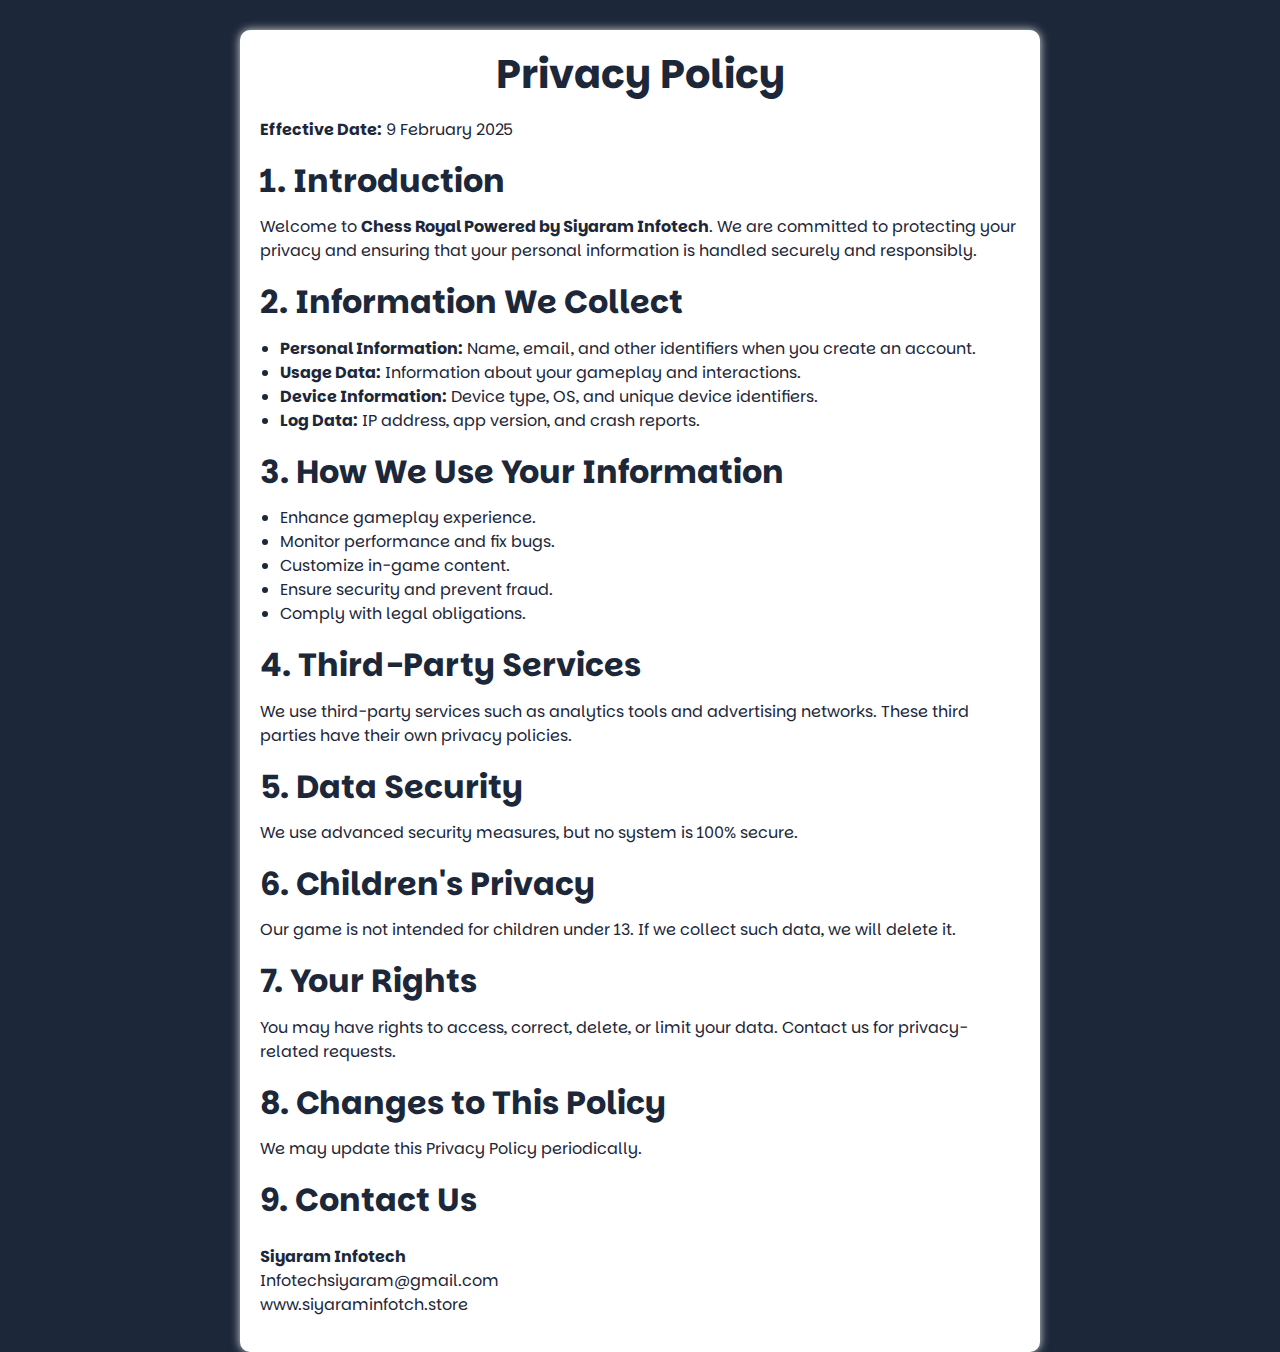
<file: Privacy Policy.html>
<!DOCTYPE html>
<html lang="en">
<head>
    <meta charset="UTF-8">
    <meta name="viewport" content="width=device-width, initial-scale=1.0">
    <title>Privacy Policy - Chess Royal</title>
    <link href="https://cdn.jsdelivr.net/npm/bootstrap@5.3.0/dist/css/bootstrap.min.css" rel="stylesheet">
    <link rel="preconnect" href="https://fonts.googleapis.com">
    <link rel="preconnect" href="https://fonts.gstatic.com" crossorigin>
    <link href="https://fonts.googleapis.com/css2?family=Parkinsans:wght@300..800&display=swap" rel="stylesheet">
    <style>
        body {
            background: #1C2739;
            color: #1C2739;
            font-family: 'Parkinsans', sans-serif;
        }
        .container {
            max-width: 800px;
            background: #ffffff;
            padding: 20px;
            border-radius: 10px;
            box-shadow: 0 0 10px rgba(255, 255, 255, 0.865);
            margin-top: 30px;
        }
        h1 {
            text-align: center;
            font-weight: bold;
            margin-bottom: 20px;
            color: #1C2739;
        }
        h2 {
            font-weight: bold;
            margin-top: 20px;
            margin-bottom: 10px;
            padding-bottom: 5px;
            color: #1C2739;
        }
        ul {
            padding-left: 20px;
            margin-bottom: 20px;
        }
        p {
            margin-bottom: 15px;
        }
        .contact-info {
            margin-top: 20px;
        }
    </style>
</head>
<body>
    <div class="container">
        <h1>Privacy Policy</h1>
        <p><strong>Effective Date:</strong> 9 February 2025</p>
        
        <h2>1. Introduction</h2>
        <p>Welcome to <strong>Chess Royal Powered by Siyaram Infotech</strong>. We are committed to protecting your privacy and ensuring that your personal information is handled securely and responsibly.</p>
        
        <h2>2. Information We Collect</h2>
        <ul>
            <li><strong>Personal Information:</strong> Name, email, and other identifiers when you create an account.</li>
            <li><strong>Usage Data:</strong> Information about your gameplay and interactions.</li>
            <li><strong>Device Information:</strong> Device type, OS, and unique device identifiers.</li>
            <li><strong>Log Data:</strong> IP address, app version, and crash reports.</li>
        </ul>
        
        <h2>3. How We Use Your Information</h2>
        <ul>
            <li>Enhance gameplay experience.</li>
            <li>Monitor performance and fix bugs.</li>
            <li>Customize in-game content.</li>
            <li>Ensure security and prevent fraud.</li>
            <li>Comply with legal obligations.</li>
        </ul>
        
        <h2>4. Third-Party Services</h2>
        <p>We use third-party services such as analytics tools and advertising networks. These third parties have their own privacy policies.</p>
        
        <h2>5. Data Security</h2>
        <p>We use advanced security measures, but no system is 100% secure.</p>
        
        <h2>6. Children's Privacy</h2>
        <p>Our game is not intended for children under 13. If we collect such data, we will delete it.</p>
        
        <h2>7. Your Rights</h2>
        <p>You may have rights to access, correct, delete, or limit your data. Contact us for privacy-related requests.</p>
        
        <h2>8. Changes to This Policy</h2>
        <p>We may update this Privacy Policy periodically.</p>
        
        <h2>9. Contact Us</h2>
        <p class="contact-info"><strong>Siyaram Infotech</strong><br>Infotechsiyaram@gmail.com<br>www.siyaraminfotch.store</p>
    </div>
    <script src="https://cdn.jsdelivr.net/npm/bootstrap@5.3.0/dist/js/bootstrap.bundle.min.js"></script>
</body>
</html>
</file>
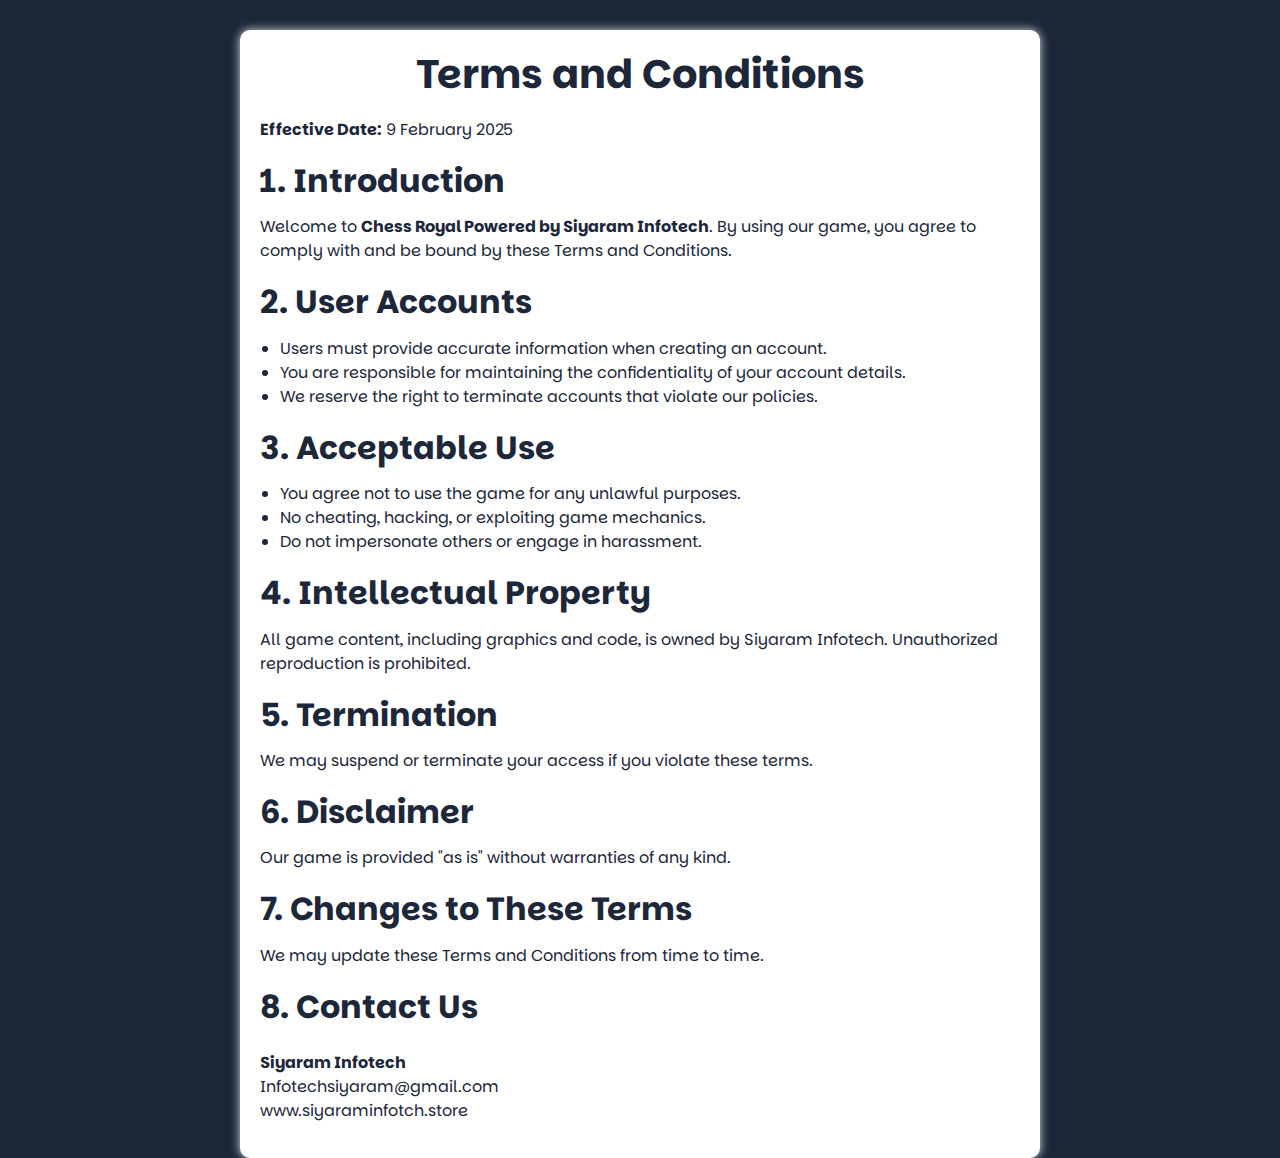
<file: terms-conditions.html>
<!DOCTYPE html>
<html lang="en">
<head>
    <meta charset="UTF-8">
    <meta name="viewport" content="width=device-width, initial-scale=1.0">
    <title>Terms and Conditions - Chess Royal</title>
    <link href="https://cdn.jsdelivr.net/npm/bootstrap@5.3.0/dist/css/bootstrap.min.css" rel="stylesheet">
    <link rel="preconnect" href="https://fonts.googleapis.com">
    <link rel="preconnect" href="https://fonts.gstatic.com" crossorigin>
    <link href="https://fonts.googleapis.com/css2?family=Parkinsans:wght@300..800&display=swap" rel="stylesheet">
    <style>
        body {
            background: #1C2739;
            color: #1C2739;
            font-family: 'Parkinsans', sans-serif;
        }
        .container {
            max-width: 800px;
            background: #ffffff;
            padding: 20px;
            border-radius: 10px;
            box-shadow: 0 0 10px rgba(255, 255, 255, 0.865);
            margin-top: 30px;
        }
        h1 {
            text-align: center;
            font-weight: bold;
            margin-bottom: 20px;
            color: #1C2739;
        }
        h2 {
            font-weight: bold;
            margin-top: 20px;
            margin-bottom: 10px;
            padding-bottom: 5px;
            color: #1C2739;
        }
        ul {
            padding-left: 20px;
            margin-bottom: 20px;
        }
        p {
            margin-bottom: 15px;
        }
        .contact-info {
            margin-top: 20px;
        }
    </style>
</head>
<body>
    <div class="container">
        <h1>Terms and Conditions</h1>
        <p><strong>Effective Date:</strong> 9 February 2025</p>
        
        <h2>1. Introduction</h2>
        <p>Welcome to <strong>Chess Royal Powered by Siyaram Infotech</strong>. By using our game, you agree to comply with and be bound by these Terms and Conditions.</p>
        
        <h2>2. User Accounts</h2>
        <ul>
            <li>Users must provide accurate information when creating an account.</li>
            <li>You are responsible for maintaining the confidentiality of your account details.</li>
            <li>We reserve the right to terminate accounts that violate our policies.</li>
        </ul>
        
        <h2>3. Acceptable Use</h2>
        <ul>
            <li>You agree not to use the game for any unlawful purposes.</li>
            <li>No cheating, hacking, or exploiting game mechanics.</li>
            <li>Do not impersonate others or engage in harassment.</li>
        </ul>
        
        <h2>4. Intellectual Property</h2>
        <p>All game content, including graphics and code, is owned by Siyaram Infotech. Unauthorized reproduction is prohibited.</p>
        
        <h2>5. Termination</h2>
        <p>We may suspend or terminate your access if you violate these terms.</p>
        
        <h2>6. Disclaimer</h2>
        <p>Our game is provided "as is" without warranties of any kind.</p>
        
        <h2>7. Changes to These Terms</h2>
        <p>We may update these Terms and Conditions from time to time.</p>
        
        <h2>8. Contact Us</h2>
        <p class="contact-info"><strong>Siyaram Infotech</strong><br>Infotechsiyaram@gmail.com<br>www.siyaraminfotch.store</p>
    </div>
    <script src="https://cdn.jsdelivr.net/npm/bootstrap@5.3.0/dist/js/bootstrap.bundle.min.js"></script>
</body>
</html>
</file>
